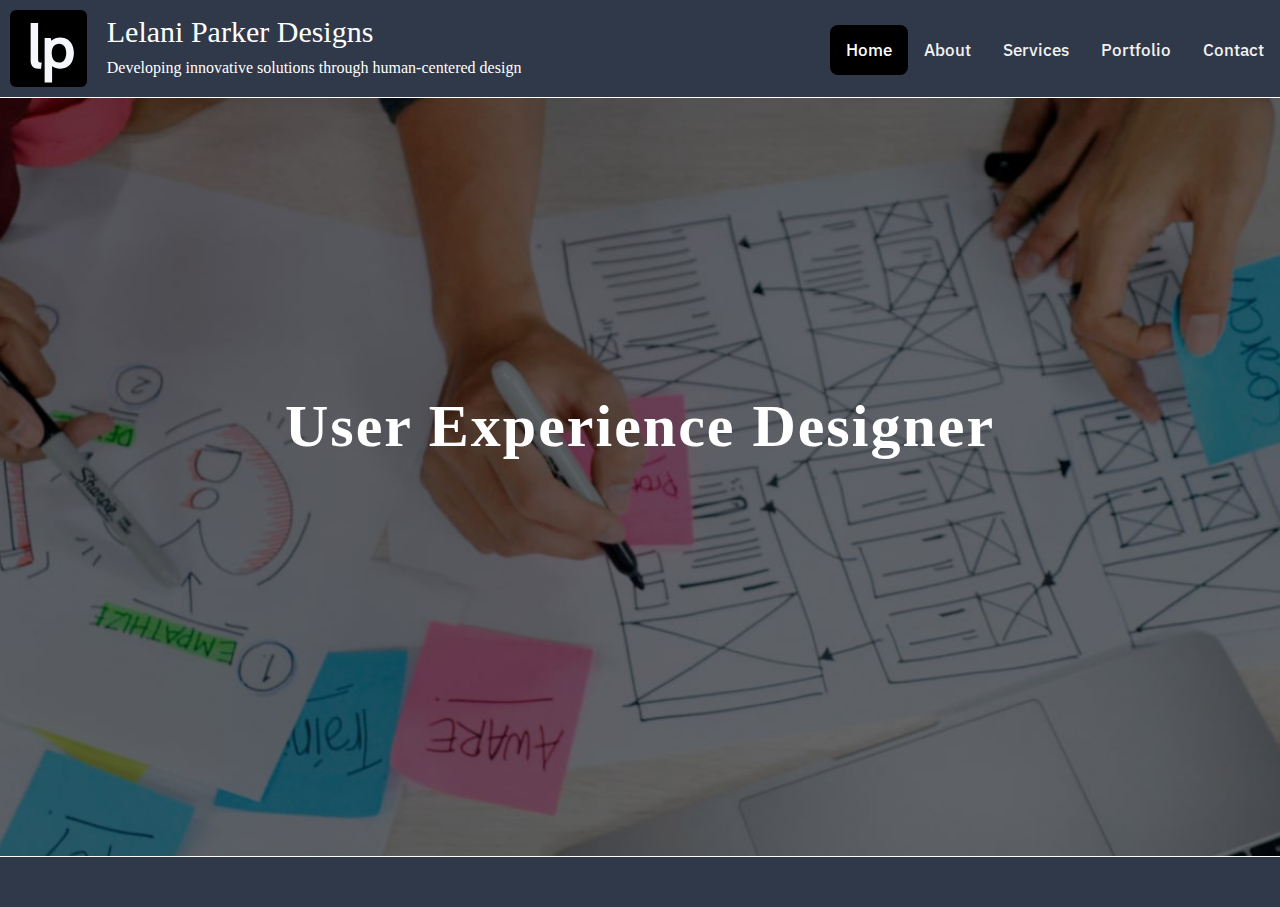
<file: index.html>
<!DOCTYPE html>
<html lang="en">
<head>
<title>Lelani Parker Designs</title>
<link rel="shortcut icon" type="image/jpg" href="assets/logo.svg"/>
<meta charset="utf-8">
<meta name="viewport" content="width=device-width, initial-scale=1">
<link rel="stylesheet" href="css/styles.css">
<!-- Load Google fonts -->
<link rel="preconnect" href="https://fonts.gstatic.com">
<link href="https://fonts.googleapis.com/css2?family=IBM+Plex+Sans:wght@300;400;500&display=swap" rel="stylesheet">
<!-- Load fontawesome favcons library -->
<link rel="stylesheet" href="https://use.fontawesome.com/releases/v5.8.2/css/all.css"
integrity="sha384-oS3vJWv+0UjzBfQzYUhtDYW+Pj2yciDJxpsK1OYPAYjqT085Qq/1cq5FLXAZQ7Ay" crossorigin="anonymous">
</head>

<body>
<!-- Top menu --> 
<div class="topnav">
  <!-- Identity header -->
  <div class="header">
    <div class="header-section left">
      <a href="index.html"><img src="assets/logo.svg" alt="Lelani Parker Designs logo" class="logo"></a>
    </div>
    <div class="header-section right">
      <p class="name">Lelani Parker Designs</p>
      <p class="tagline">Developing innovative solutions through human-centered design</p>
    </div>
  </div>
  <div class=topnav-icons>
    <a href="contact.html">Contact</a>
    <a href="portfolio.html">Portfolio</a>
    <a href="services.html">Services</a>
    <a href="about.html">About</a>
    <a class="active" href="index.html">Home</a>  
  </div>
</div> 

<div class="hero-section">
  <h1>User Experience Designer</h1>
</div>

<!-- Footer -->
<div class="footer">
  <a href="https://twitter.com/LelaniCodes" target="_blank" title="Link to my Twitter"><i class="fab fa-twitter"></i></a>
  <a href="https://www.linkedin.com/in/lelaniparker" target="_blank" title="Link to my LinkedIn"><i class="fab fa-linkedin-in"></i></a>
  <a href="https://www.instagram.com/lelaniparker" target="_blank" title="Link to my Instagram"><i class="fab fa-instagram"></i></a>
</div>

</body>
</html>

<!-- Sources: background image: Public domain via https://unsplash.com/s/photos/ux-design credit to UX Indonesia -->
</file>
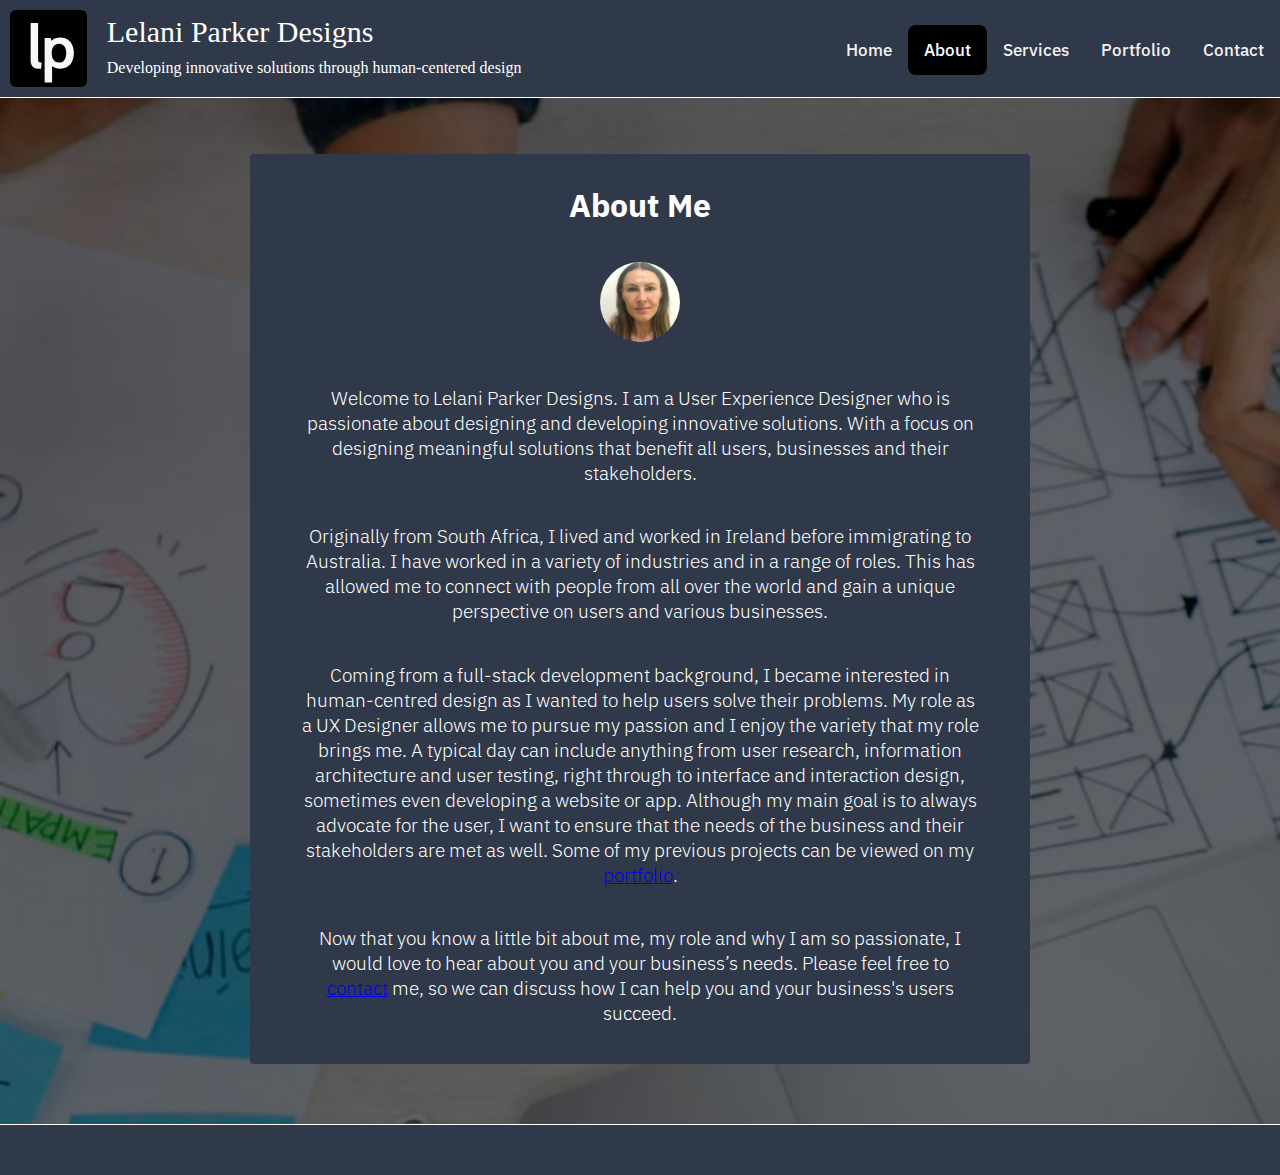
<file: about.html>
<!DOCTYPE html>
<html lang="en">
<head>
<title>About Lelani Parker Designs</title>
<link rel="shortcut icon" type="image/jpg" href="assets/logo.svg"/>
<meta charset="utf-8">
<meta name="viewport" content="width=device-width, initial-scale=1">
<link rel="stylesheet" href="css/styles.css">
<!-- Load Google fonts -->
<link rel="preconnect" href="https://fonts.gstatic.com">
<link href="https://fonts.googleapis.com/css2?family=IBM+Plex+Sans:wght@300;400;500&display=swap" rel="stylesheet">
<!-- Load fontawesome favcons library -->
<link rel="stylesheet" href="https://use.fontawesome.com/releases/v5.8.2/css/all.css"
integrity="sha384-oS3vJWv+0UjzBfQzYUhtDYW+Pj2yciDJxpsK1OYPAYjqT085Qq/1cq5FLXAZQ7Ay" crossorigin="anonymous">
</head>

<body>
<!-- Top menu --> 
<div class="topnav">
  <!-- Identity header -->
  <div class="header">
    <div class="header-section left">
      <a href="index.html"><img src="assets/logo.svg" alt="Lelani Parker Designs logo" class="logo"></a>
    </div>
    <div class="header-section right">
      <p class="name">Lelani Parker Designs</p>
      <p class="tagline">Developing innovative solutions through human-centered design</p>
    </div>
  </div>
  <div class=topnav-icons>
    <a href="contact.html">Contact</a>
    <a href="portfolio.html">Portfolio</a>
    <a href="services.html">Services</a>
    <a class="active" href="about.html">About</a>
    <a href="index.html">Home</a>  
  </div>
</div> 

<!-- Main content -->
<div class="about">
  <h1>About Me</h1>
  <div class="about-image">
    <img src="assets/lelani-parker.svg" alt="image of Lelani Parker" class="hero-image" width="80">
  </div>
  <p>Welcome to Lelani Parker Designs. I am a User Experience Designer who is passionate about designing and developing innovative solutions. With a focus on designing meaningful solutions that benefit all users, businesses and their stakeholders.</p>
  <p>Originally from South Africa, I lived and worked in Ireland before immigrating to Australia. I have worked in a variety of industries and in a range of roles. This has allowed me to connect with people from all over the world and gain a unique perspective on users and various businesses.</p>
  <p>Coming from a full-stack development background, I became interested in human-centred design as I wanted to help users solve their problems. My role as a UX Designer allows me to pursue my passion and I enjoy the variety that my role brings me. A typical day can include anything from user research, information architecture and user testing, right through to interface and interaction design,  sometimes even developing a website or app. Although my main goal is to always advocate for the user, I want to ensure that the needs of the business and their stakeholders are met as well. Some of my previous projects can be viewed on my <a href="portfolio.html">portfolio</a>.</p> 
  <p>Now that you know a little bit about me, my role and why I am so passionate, I would love to hear about you and your business’s needs. Please feel free to <a href="contact.html">contact</a> me, so we can discuss how I can help you and your business's users succeed.</p> 
</div>

<!-- Footer -->
<div class="footer">
  <a href="https://twitter.com/LelaniCodes" target="_blank" title="Link to my Twitter"><i class="fab fa-twitter"></i></a>
  <a href="https://www.linkedin.com/in/lelaniparker" target="_blank" title="Link to my LinkedIn"><i class="fab fa-linkedin-in"></i></a>
  <a href="https://www.instagram.com/lelaniparker" target="_blank" title="Link to my Instagram"><i class="fab fa-instagram"></i></a>
</div>

</body>
</html>

<!-- Sources: background image: Public domain via https://unsplash.com/s/photos/ux-design credit to UX Indonesia -->
</file>
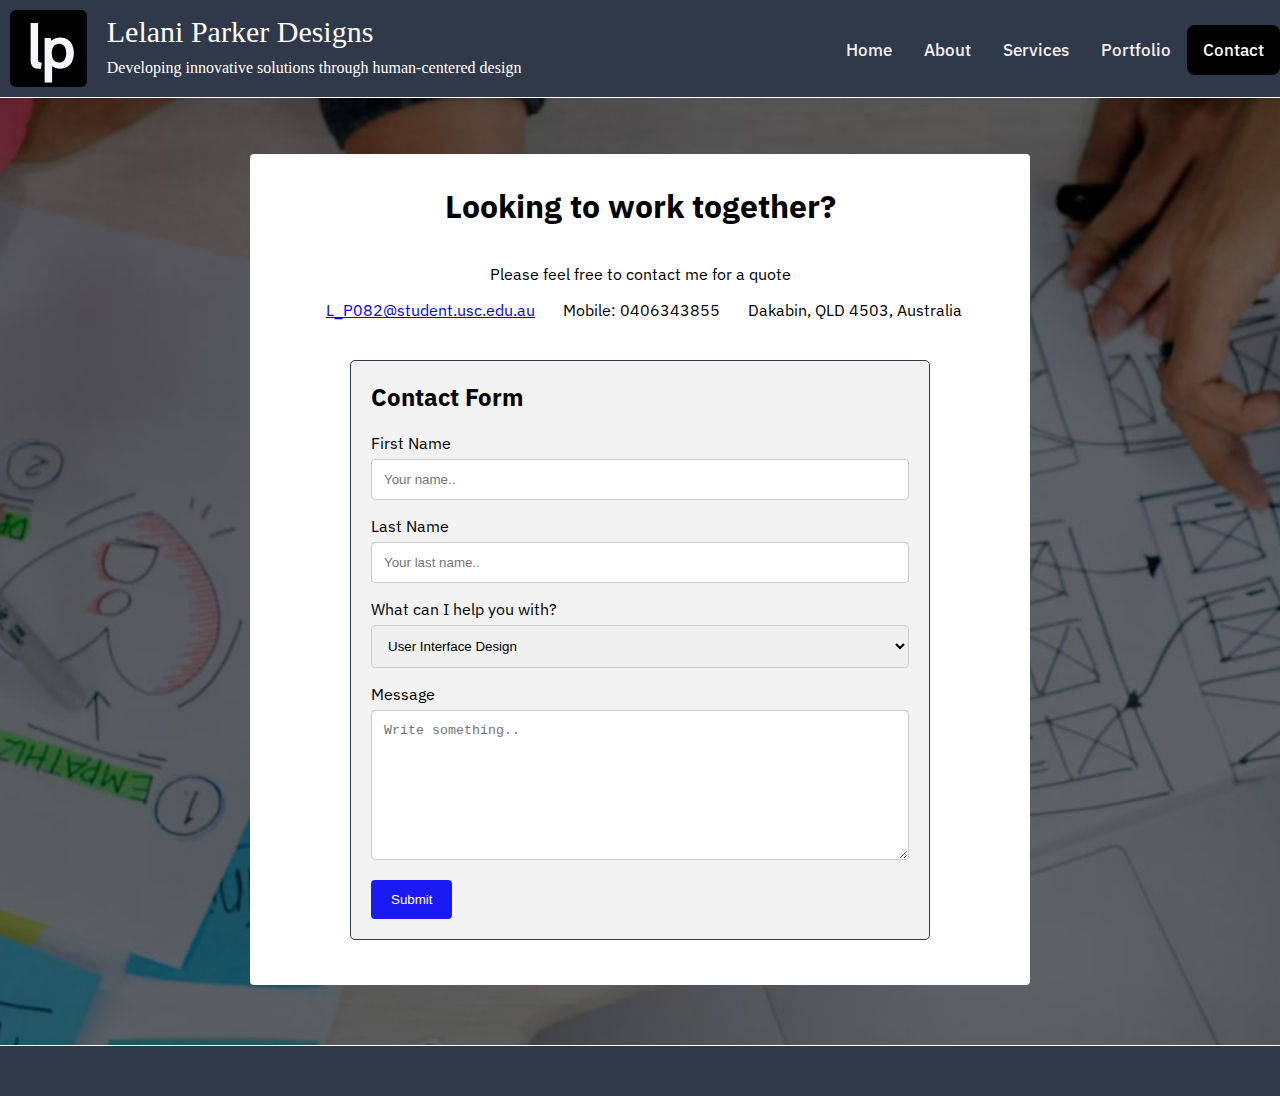
<file: contact.html>
<!DOCTYPE html>
<html lang="en">
<head>
<title>Get in touch</title>
<link rel="shortcut icon" type="image/jpg" href="assets/logo.svg"/>
<meta charset="utf-8">
<meta name="viewport" content="width=device-width, initial-scale=1">
<link rel="stylesheet" href="css/styles.css">
<!-- Load Google fonts -->
<link rel="preconnect" href="https://fonts.gstatic.com">
<link href="https://fonts.googleapis.com/css2?family=IBM+Plex+Sans:wght@300;400;500&display=swap" rel="stylesheet">
<!-- Load fontawesome favcons library -->
<link rel="stylesheet" href="https://use.fontawesome.com/releases/v5.8.2/css/all.css"
integrity="sha384-oS3vJWv+0UjzBfQzYUhtDYW+Pj2yciDJxpsK1OYPAYjqT085Qq/1cq5FLXAZQ7Ay" crossorigin="anonymous">
</head>

<body>
<!-- Top menu --> 
<div class="topnav">
  <!-- Identity header -->
  <div class="header">
    <div class="header-section left">
      <a href="index.html"><img src="assets/logo.svg" alt="Lelani Parker Designs logo" class="logo"></a>
    </div>
    <div class="header-section right">
      <p class="name">Lelani Parker Designs</p>
      <p class="tagline">Developing innovative solutions through human-centered design</p>
    </div>
  </div>
  <div class=topnav-icons>
    <a class="active" href="contact.html">Contact</a>
    <a href="portfolio.html">Portfolio</a>
    <a href="services.html">Services</a>
    <a href="about.html">About</a>
    <a href="index.html">Home</a>  
  </div>
</div> 

<!-- Main Content -->
<div class="contact">
    <h1>Looking to work together?</h1> 
    <p>Please feel free to contact me for a quote</p>
    <div class="email">
    <p><i class="fas fa-envelope"></i><a href="mailto:L_P082@student.usc.edu.au">L_P082@student.usc.edu.au</a></p>
    <p class="middle-icon"><i class="fas fa-phone"></i>Mobile: 0406343855</p>
      <p><i class="fas fa-map-marker-alt"></i>Dakabin, QLD 4503, Australia</p>    
  </div>
<br>
  <!-- adding contact form -->
  <div class="contactform">
    <h2>Contact Form</h2>
    <form action="https://usebasin.com/f/13e4d798f4b1" method="POST">

      <label for="fname">First Name</label>
      <input type="text" id="fname" name="firstname" placeholder="Your name..">

      <label for="lname">Last Name</label>
      <input type="text" id="lname" name="lastname" placeholder="Your last name..">

      <label for="country">What can I help you with?</label>
      <select id="country" name="country">
        <option value="UI">User Interface Design</option>
        <option value="IxD">Interaction Design</option>
        <option value="IA">Information Architecture</option>
        <option value="UR">User Research & Usability Testing</option>
        <option value="Web">Web Design & Development</option>
        <option value="App">App Design & Development</option>
        <option value="other">Something else</option>
      </select>

      <label for="subject">Message</label>
      <textarea id="subject" name="subject" placeholder="Write something.." style="height:150px"></textarea>

      <!-- form submission links to Basin form submissions -->
      <input type="submit" value="Submit" title="Submit Button">

    </form>
  </div>
</div>  

<!-- Footer -->
<div class="footer">
  <a href="https://twitter.com/LelaniCodes" target="_blank" title="Link to my Twitter"><i class="fab fa-twitter"></i></a>
  <a href="https://www.linkedin.com/in/lelaniparker" target="_blank" title="Link to my LinkedIn"><i class="fab fa-linkedin-in"></i></a>
  <a href="https://www.instagram.com/lelaniparker" target="_blank" title="Link to my Instagram"><i class="fab fa-instagram"></i></a>
</div>

</body>
</html>

<!-- Sources: background image: Public domain via https://unsplash.com/s/photos/ux-design credit to UX Indonesia -->
</file>
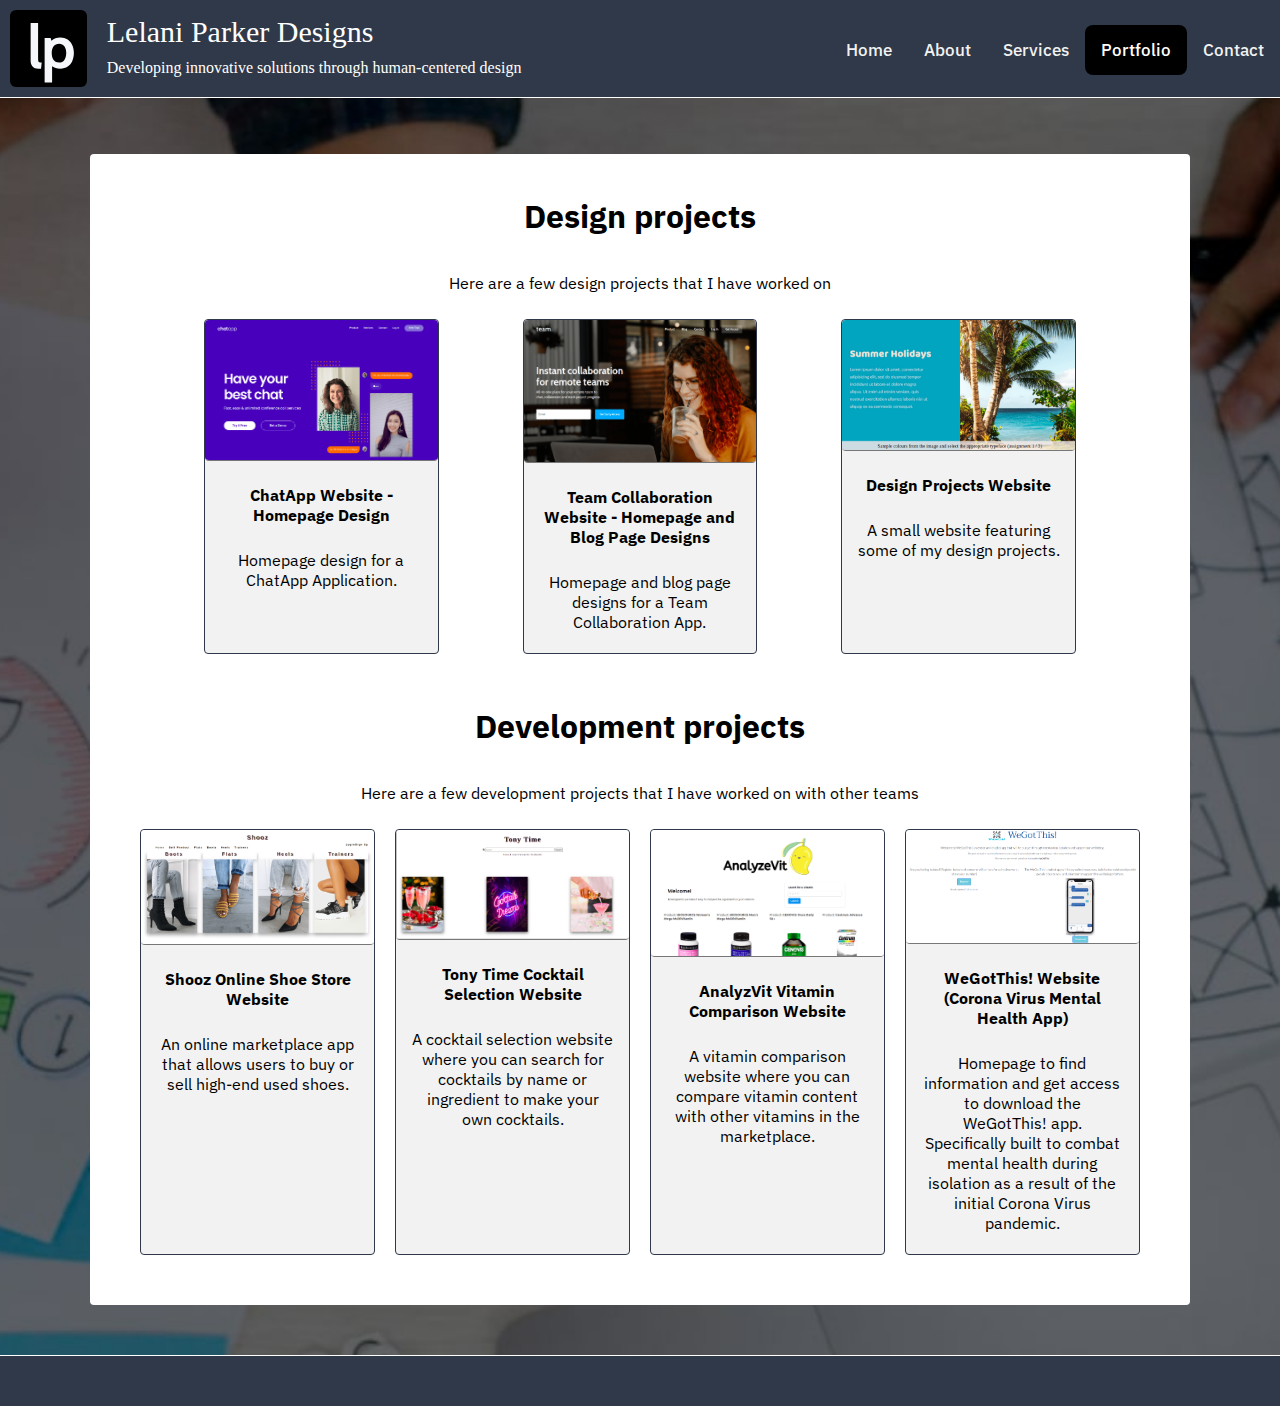
<file: portfolio.html>
<!DOCTYPE html>
<html lang="en">
<head>
<title>See my work</title>
<link rel="shortcut icon" type="image/jpg" href="assets/logo.svg"/>
<meta charset="utf-8">
<meta name="viewport" content="width=device-width, initial-scale=1">
<link rel="stylesheet" href="css/styles.css">
<!-- Load Google fonts -->
<link rel="preconnect" href="https://fonts.gstatic.com">
<link href="https://fonts.googleapis.com/css2?family=IBM+Plex+Sans:wght@300;400;500&display=swap" rel="stylesheet">
<!-- Load fontawesome favcons library -->
<link rel="stylesheet" href="https://use.fontawesome.com/releases/v5.8.2/css/all.css"
integrity="sha384-oS3vJWv+0UjzBfQzYUhtDYW+Pj2yciDJxpsK1OYPAYjqT085Qq/1cq5FLXAZQ7Ay" crossorigin="anonymous">
</head>

<body>
<!-- Top menu --> 
<div class="topnav">
  <!-- Identity header -->
  <div class="header">
    <div class="header-section left">
      <a href="index.html"><img src="assets/logo.svg" alt="Lelani Parker Designs logo" class="logo"></a>
    </div>
    <div class="header-section right">
      <p class="name">Lelani Parker Designs</p>
      <p class="tagline">Developing innovative solutions through human-centered design</p>
    </div>
  </div>
  <div class=topnav-icons>
    <a href="contact.html">Contact</a>
    <a class="active" href="portfolio.html">Portfolio</a>
    <a href="services.html">Services</a>
    <a href="about.html">About</a>
    <a href="index.html">Home</a>  
  </div>
</div> 

<!-- Main Content -->
<div class="project-main">
  <h1>Design projects</h1>
  <p>Here are a few design projects that I have worked on</p>
<!-- </div> -->
  <div class="projects">
  <div class="gallery">
    <a target="_blank" href="http://chat-app-homepage-6877b4.webflow.io/">
      <img src="assets/homepage-chat-app-website.png" alt="Chat App website homepage" width="600" height="400">
    </a>
    <div class="desc">
      <h4>ChatApp Website - Homepage Design</h4>
      <p>Homepage design for a ChatApp Application.</p>
    </div>
  </div>
  <div class="gallery">
    <a target="_blank" href="http://team-app-c310f9.webflow.io/">
      <img src="assets/homepage-team-collaboration-website.png" alt="Team collaboration website homepage" width="600" height="400">
    </a>
    <div class="desc">
      <h4>Team Collaboration Website - Homepage and Blog Page Designs</h4>
      <p>Homepage and blog page designs for a Team Collaboration App.</p>
    </div>
  </div>

  <div class="gallery">
    <a target="_blank" href="https://lelaniparker.github.io/design-assignments/">
      <img src="assets/homepage-design-projects.png" alt="Design Projects website homepage" width="600" height="400">
    </a>
    <div class="desc">
      <h4>Design Projects Website</h4>
      <p>A small website featuring some of my design projects.</p>
    </div>
  </div>
</div>

<!-- <div class="project-main"> -->
  <h1>Development projects</h1>
  <p>Here are a few development projects that I have worked on with other teams</p>
  <div class="projects">
  <div class="gallery">
    <a target="_blank" href="https://sheltered-ridge-97373.herokuapp.com/">
      <img src="assets/homepage-shooz-online-store.png" alt="Shooz Online Shoe Store homepage" width="600" height="400">
    </a>
    <div class="desc">
      <h4>Shooz Online Shoe Store Website</h4>
      <p>An online marketplace app that allows users to buy or sell high-end used shoes.</p>
    </div>
  </div>

  <div class="gallery">
    <a target="_blank" href="https://lelaniparker.github.io/tony_time/">
      <img src="assets/homepage-tony-time-website.png" alt="Tony Time website homepage" width="600" height="400">
    </a>
    <div class="desc">
      <h4>Tony Time Cocktail Selection Website</h4>
      <p>A cocktail selection website where you can search for cocktails by name or ingredient to make your own cocktails.</p>
    </div>
  </div>

  <div class="gallery">
    <a target="_blank" href="https://analyzevit.netlify.app/">
      <img src="assets/homepage-analyzevit-website.png" alt="AnalyzeVit website homepage" width="600" height="400">
    </a>
    <div class="desc">
      <h4>AnalyzVit Vitamin Comparison Website</h4>
      <p>A vitamin comparison website where you can compare vitamin content with other vitamins in the marketplace.</p>
    </div>
  </div>

  <div class="gallery">
    <a target="_blank" href="https://we-got-this-web.herokuapp.com/">
      <img src="assets/homepage-we-got-this-website.png" alt="We Got This website homepage" width="600" height="400">
    </a>
    <div class="desc">
      <h4>WeGotThis! Website (Corona Virus Mental Health App)</h4>
      <p>Homepage to find information and get access to download the WeGotThis! app. Specifically built to combat mental health during isolation as a result of the initial Corona Virus pandemic.</p>
    </div>
  </div>  
</div>
</div>

<!-- Footer -->
<div class="footer">
  <a href="https://twitter.com/LelaniCodes" target="_blank" title="Link to my Twitter"><i class="fab fa-twitter"></i></a>
  <a href="https://www.linkedin.com/in/lelaniparker" target="_blank" title="Link to my LinkedIn"><i class="fab fa-linkedin-in"></i></a>
  <a href="https://www.instagram.com/lelaniparker" target="_blank" title="Link to my Instagram"><i class="fab fa-instagram"></i></a>
</div>
</body>
</html>

<!-- Sources: background image: Public domain via https://unsplash.com/s/photos/ux-design credit to UX Indonesia -->
</file>
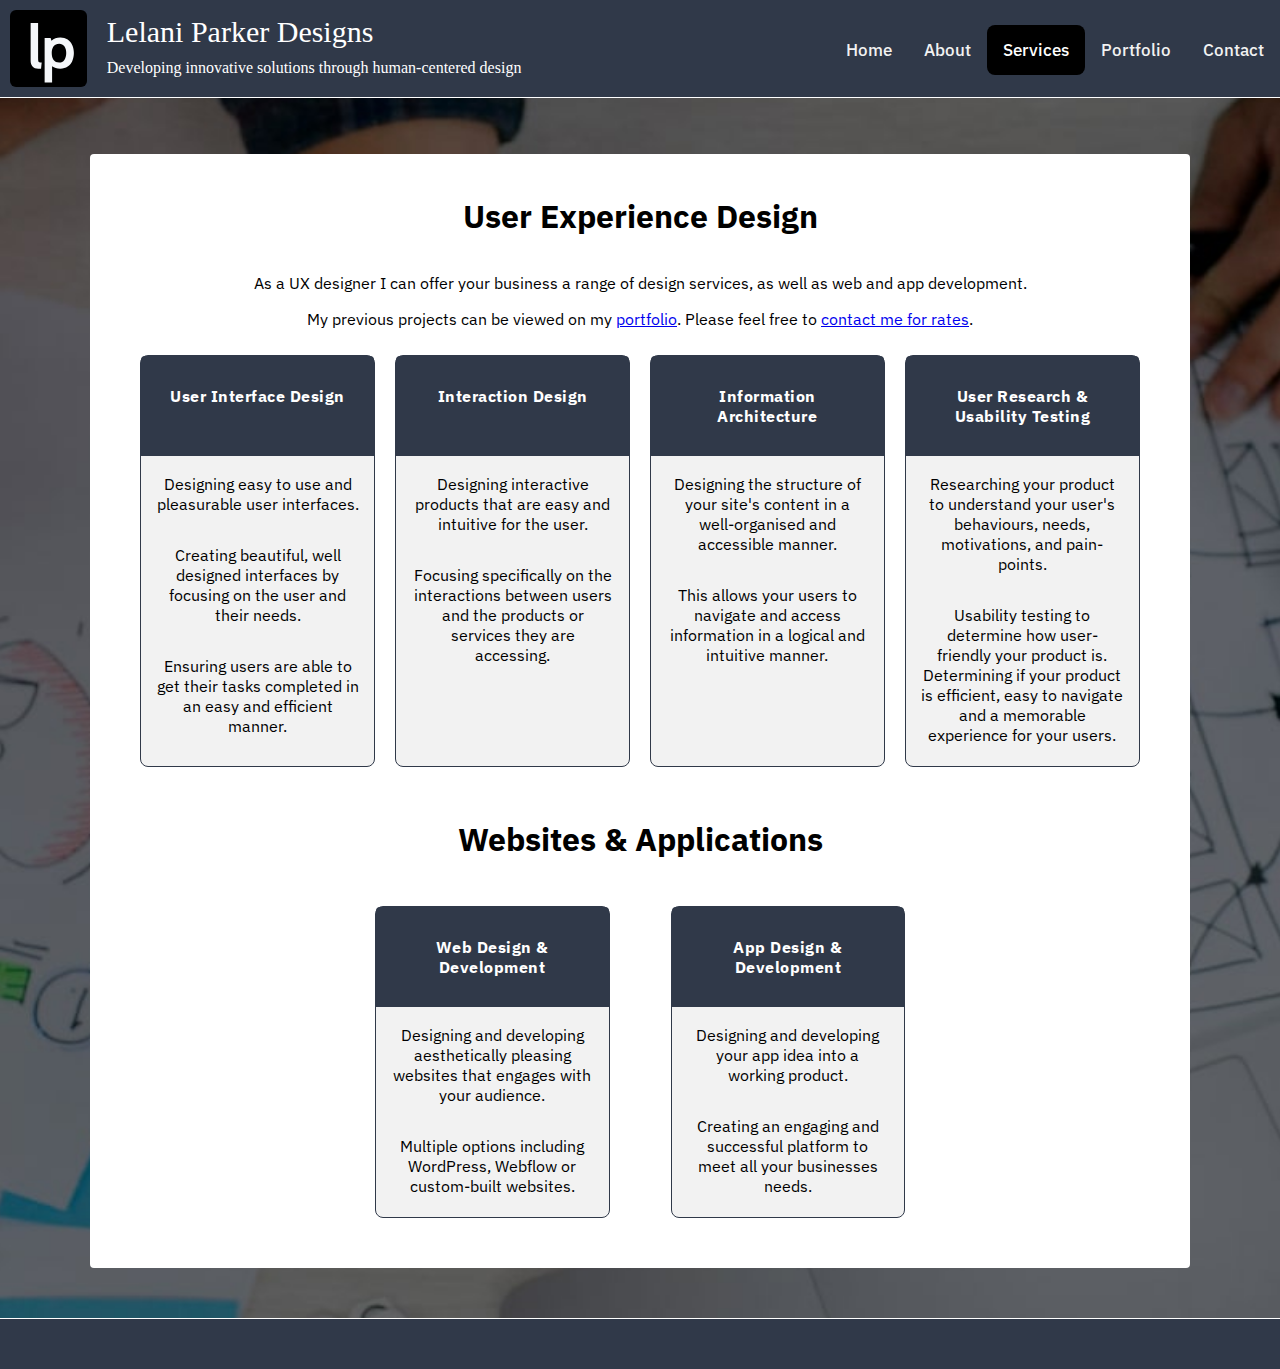
<file: services.html>
<!DOCTYPE html>
<html lang="en">
<head>
<title>Services I offer</title>
<link rel="shortcut icon" type="image/jpg" href="assets/logo.svg"/>
<meta charset="utf-8">
<meta name="viewport" content="width=device-width, initial-scale=1">
<link rel="stylesheet" href="css/styles.css">
<!-- Load Google fonts -->
<link rel="preconnect" href="https://fonts.gstatic.com">
<link href="https://fonts.googleapis.com/css2?family=IBM+Plex+Sans:wght@300;400;500&display=swap" rel="stylesheet">
<!-- Load fontawesome favcons library -->
<link rel="stylesheet" href="https://use.fontawesome.com/releases/v5.8.2/css/all.css"
integrity="sha384-oS3vJWv+0UjzBfQzYUhtDYW+Pj2yciDJxpsK1OYPAYjqT085Qq/1cq5FLXAZQ7Ay" crossorigin="anonymous">
</head>

<body>
<!-- Top menu --> 
<div class="topnav">
  <!-- Identity header -->
  <div class="header">
    <div class="header-section left">
      <a href="index.html"><img src="assets/logo.svg" alt="Lelani Parker Designs logo" class="logo"></a>
    </div>
    <div class="header-section right">
      <p class="name">Lelani Parker Designs</p>
      <p class="tagline">Developing innovative solutions through human-centered design</p>
    </div>
  </div>
  <div class=topnav-icons>
    <a href="contact.html">Contact</a>
    <a href="portfolio.html">Portfolio</a>
    <a class="active" href="services.html">Services</a>
    <a href="about.html">About</a>
    <a href="index.html">Home</a>  
  </div>
</div> 

<!-- Main Content -->
<div class="project-main">
  <h1>User Experience Design</h1>
  <p>As a UX designer I can offer your business a range of design services, as well as web and app development.</p>
  <p>My previous projects can be viewed on my <a href="portfolio.html">portfolio</a>. Please feel free to <a href="contact.html">contact me for rates</a>.</p>
  <div class="projects">
    <div class="services-gallery">
      <div class="services">
        <h4>User Interface Design</h4>
      </div>
      <div class="desc">
        <p>Designing easy to use and pleasurable user interfaces.</p>
        <p>Creating beautiful, well designed interfaces by focusing on the user and their needs.</p>
        <p>Ensuring users are able to get their tasks completed in an easy and efficient manner.</p>
      </div>
    </div>

    <div class="services-gallery">
      <div class="services">
        <h4>Interaction Design</h4>
      </div>
      <div class="desc">
        <p>Designing interactive products that are easy and intuitive for the user.</p>
        <p>Focusing specifically on the interactions between users and the products or services they are accessing.</p>
      </div>
    </div>

    <div class="services-gallery">
      <div class="services">
        <h4>Information Architecture</h4>
      </div>
      <div class="desc">
        <p>Designing the structure of your site's content in a well-organised and accessible manner.</p>
        <p>This allows your users to navigate and access information in a logical and intuitive manner.</p>
      </div>
    </div>
  
    <div class="services-gallery">
      <div class="services">
        <h4>User Research & Usability Testing</h4>
      </div>
      <div class="desc">
        <p>Researching your product to understand your user's behaviours, needs, motivations, and pain-points.</p>
        <p>Usability testing to determine how user-friendly your product is. Determining if your product is efficient, easy to navigate and a memorable experience for your users.</p>
      </div>
    </div>
  </div>

  <h1>Websites & Applications</h1>
  <div class="projects-services">
    <div class="services-gallery"  id="bottom-card">
      <div class="services">
        <h4>Web Design & Development</h4>
      </div>
      <div class="desc">
        <p>Designing and developing aesthetically pleasing websites that engages with your audience.</p>
        <p>Multiple options including WordPress, Webflow or custom-built websites.</p>
      </div>
    </div>

    <div class="services-gallery">
      <div class="services">
        <h4>App Design & Development</h4>
      </div>
      <div class="desc">
        <p>Designing and developing your app idea into a working product.</p>
        <p>Creating an engaging and successful platform to meet all your businesses needs.</p>
      </div>
    </div>
  </div>
</div>

<!-- Footer -->
<div class="footer">
  <a href="https://twitter.com/LelaniCodes" target="_blank" title="Link to my Twitter"><i class="fab fa-twitter"></i></a>
  <a href="https://www.linkedin.com/in/lelaniparker" target="_blank" title="Link to my LinkedIn"><i class="fab fa-linkedin-in"></i></a>
  <a href="https://www.instagram.com/lelaniparker" target="_blank" title="Link to my Instagram"><i class="fab fa-instagram"></i></a>
</div>

<!-- Sources: background image: Public domain via https://unsplash.com/s/photos/ux-design credit to UX Indonesia -->
</file>
<file: css/styles.css>
* {
  box-sizing: border-box;
}

body {
  background-color: #f2f2f2;
  /* font-family: 'Montserrat', sans-serif; */
  font-family: 'IBM Plex Sans', sans-serif;
  margin-top: 12%;
  background-image: url(../assets/background-image.jpg);
  background-repeat: no-repeat;
  background-position: center;
  background-size: cover;
  margin-left: auto;
  margin-right: auto;
  margin-bottom: auto;
}

/* -----------------------------HEADER------------------------------ */
/* ----- Style the header section ----- */
.header {
  text-align: left;
  padding: 0px;
}

.header p.name {
  font-family: Copperplate, Garamond, serif;
  font-size: 30px;
  padding-top: 5px ;
  padding-bottom: 0;
  margin: 0;
  color: white;
}

.header p.tagline {
  font-family: Garamond, serif;
  font-size: 16px;
  margin: 0;
  color: white;
  padding-top: 10px;
  padding-bottom: 5px;
}

/* Create two unequal columns that float next to each other for the title section */
.header-section {
  float: left;
  padding: 10px;
}

.header-section.right {
  max-width: 600px;
}

/* Create three unequal columns that float next to each other */
.column {
  float: left;
  padding: 10px;
}

/* Left and right column */
.column.side {
  width: 300px;
}

/* Middle column */
.column.middle {
  width: 500px;
}

/* Clear floats after the columns */
.row:after {
  content: "";
  display: table;
  clear: both;
}

img.logo {
  float: left;
  max-width: 76.797px;
}

/* ----- Navigation ----- */
.topnav-icons {
  margin-top: 25px;
  margin-bottom: 10px;
} 

/* Add a black background color to the top navigation */
.topnav {
  background-color: #303949;
  overflow: hidden;
  clear: left;
  position: fixed;
  width: 100%;
  top: 0;
  border-bottom: white 1px solid;
}

/* Style the links inside the navigation bar */
.topnav a {
  float: right;
  color: #f2f2f2;
  text-align: center;
  padding: 14px 16px;
  text-decoration: none;
  font-size: 17px;
  font-weight: 500;
}

/* Change the color of links on hover */
.topnav a:hover {
  background-color: #ddd;
  color: black;
  border-radius: 8px;
}

/* Change the color of links on hover for logo*/
.header-section.left a:hover {
  background-color: #303949;
  color: black;
}

.header-section.left a {
  padding: 0;
}

/* Add a color to the active/current link */
.topnav a.active {
  background-color: black;
  border-radius: 8px;
  color: white;
}

/* -----------------------------INDEX PAGE------------------------------ */
/* hero-section */
.hero-section {
  padding-top: 22vh;
  text-align: center;
  height: 78vh;
}

.hero-section h1 {
  color: white;
  font-size: 60px;
  font-family: Copperplate, Garamond, serif;
  letter-spacing: 2px;
}

/* -----------------------------CONTACT PAGE------------------------------ */
/* styling contact page */
.contact {
  display: flex;
  flex-direction: column;
  justify-content: space-around;
  background-color: #fff;
  text-align: center;
  padding-bottom: 45px;
  margin: 100px 250px 60px 250px;
  border-radius: 4px;
  padding-top: 10px;
}

.email {
  display: flex;
  flex-direction: row;
  justify-content: center;
}

.email p {
  margin: 0;
}

.contact i {
  padding-right: 8px;
}

.middle-icon {
  padding-left: 20px;
  padding-right: 20px;
}

.contact-img {
  display: flex;
  flex-direction: row;
  flex-wrap: nowrap;
}


/* adding contact form styling */
/* Style inputs with type="text", select elements and textareas */
input[type=text], select, textarea {
  width: 100%; 
  padding: 12px; 
  border: 1px solid #ccc; 
  border-radius: 4px; 
  box-sizing: border-box;
  margin-top: 6px; 
  margin-bottom: 16px; 
  resize: vertical;
}

/* Style the submit button with a specific background color etc */
input[type=submit] {
  background-color: #1a1af5;
  color: white;
  padding: 12px 20px;
  border: none;
  border-radius: 4px;
  cursor: pointer;
}

/* When moving the mouse over the submit button, add a darker green color */
input[type=submit]:hover {
  background-color: #3b8d3f;
}

/* Add a background color and some padding around the form */
.contactform {
  border-radius: 5px;
  background-color: #f2f2f2;
  border: 1px solid #303949;
  padding: 20px;
  margin-top: 20px;
  margin-left: 12px;
  text-align: left;
  margin: 20px 100px 0 100px;
}

.contactform h2 {
  margin-top: 0;
}

/* -----------------------------PORTFOLIO PAGE------------------------------ */
/* Image gallery styles */
.project-main {
  text-align: center;
  padding: 20px 40px 20px 40px;
  background-color: white;
  margin: 20px 90px 50px 90px;
  border-radius: 4px;
}
.projects {
  display: flex;
  justify-content: space-evenly;
  padding-bottom: 20px;
  border-radius: 4px;
}

.project-main h1 {
  margin-bottom: 36px;
}

.project-main p {
  margin-top: 8px;
}

.project-main h3 {
  font-size: 100%;
  /* font-weight: 300; */
}

div.gallery {
  margin: 10px;
  border: 1px solid #303949;
  float: left;
  width: 23%;
  border-radius: 4px;
  background-color: #f2f2f2;
}

div.gallery:hover {
  border: 1px solid #777;
}

div.gallery img {
  width: 100%;
  height: auto;
  border-bottom: 1px solid #777;
  margin-bottom: 5px;
  border-radius: 4px;
}

div.desc {
  text-align: center;
  background-color: #f2f2f2;
  border-radius: 8px;
}

.desc h4 {
  margin: 15px;
}

.desc p {
  padding: 10px 15px 5px 15px;
}

/* -----------------------------ABOUT PAGE------------------------------ */
.about {
  color: white;
  display: flex;
  flex-direction: column;
  justify-content: center;
  text-align: center;
  padding: 20px 50px;
  background-color: #303949;
  margin: 15px 250px 15px 250px;
  border-radius: 4px;
  margin-bottom: 60px;
}

.about-image {
  justify-content: center;
  padding-bottom: 20px;
}

.about h1 {
  margin: 10px;
  margin-bottom: 36px;
}

.about p {
  font-size: 120%;
  font-weight: 300;
}

/* -----------------------------SERVICES PAGE------------------------------ */
div.services-gallery {
  margin: 10px;
  border: 1px solid #303949;
  border-radius: 8px;
  float: left;
  width: 23%;
  background-color: #f2f2f2;
}

.projects-services {
  display: flex;
  justify-content: center;
  padding-bottom: 20px;
  border-radius: 4px;
}

.services {
  width: auto;
  background-color: #303949;
  height: 100px;
  border-radius: 4px 4px 0 0;
}
  
.services h4 {
  margin: 0;
  padding: 30px 20px 50% 20px;
  color: white;
  letter-spacing: 0.5px;
}

#bottom-card {
  margin-right: 5%;
}

 /* -----------------------------FOOTER------------------------------ */
/* Style the footer */
.footer {
  background-color: #303949;
  overflow: hidden;
  clear: left;
  color: #f2f2f2;
  text-align: center;
  padding: 14px 16px;
  text-decoration: none;
  font-size: 17px;
  border-top: white 1px solid;
}

.footer i {
  padding-left: 15px;
  padding-right: 15px;
  color: white;
}

/* Haven't styled for responsive layout: */
/* Responsive layout - makes the three columns stack on top of each other instead of next to each other */
/*@media (max-width: 600px) {
  .column.side, .column.middle {
    width: 100%;
  }*/
</file>
